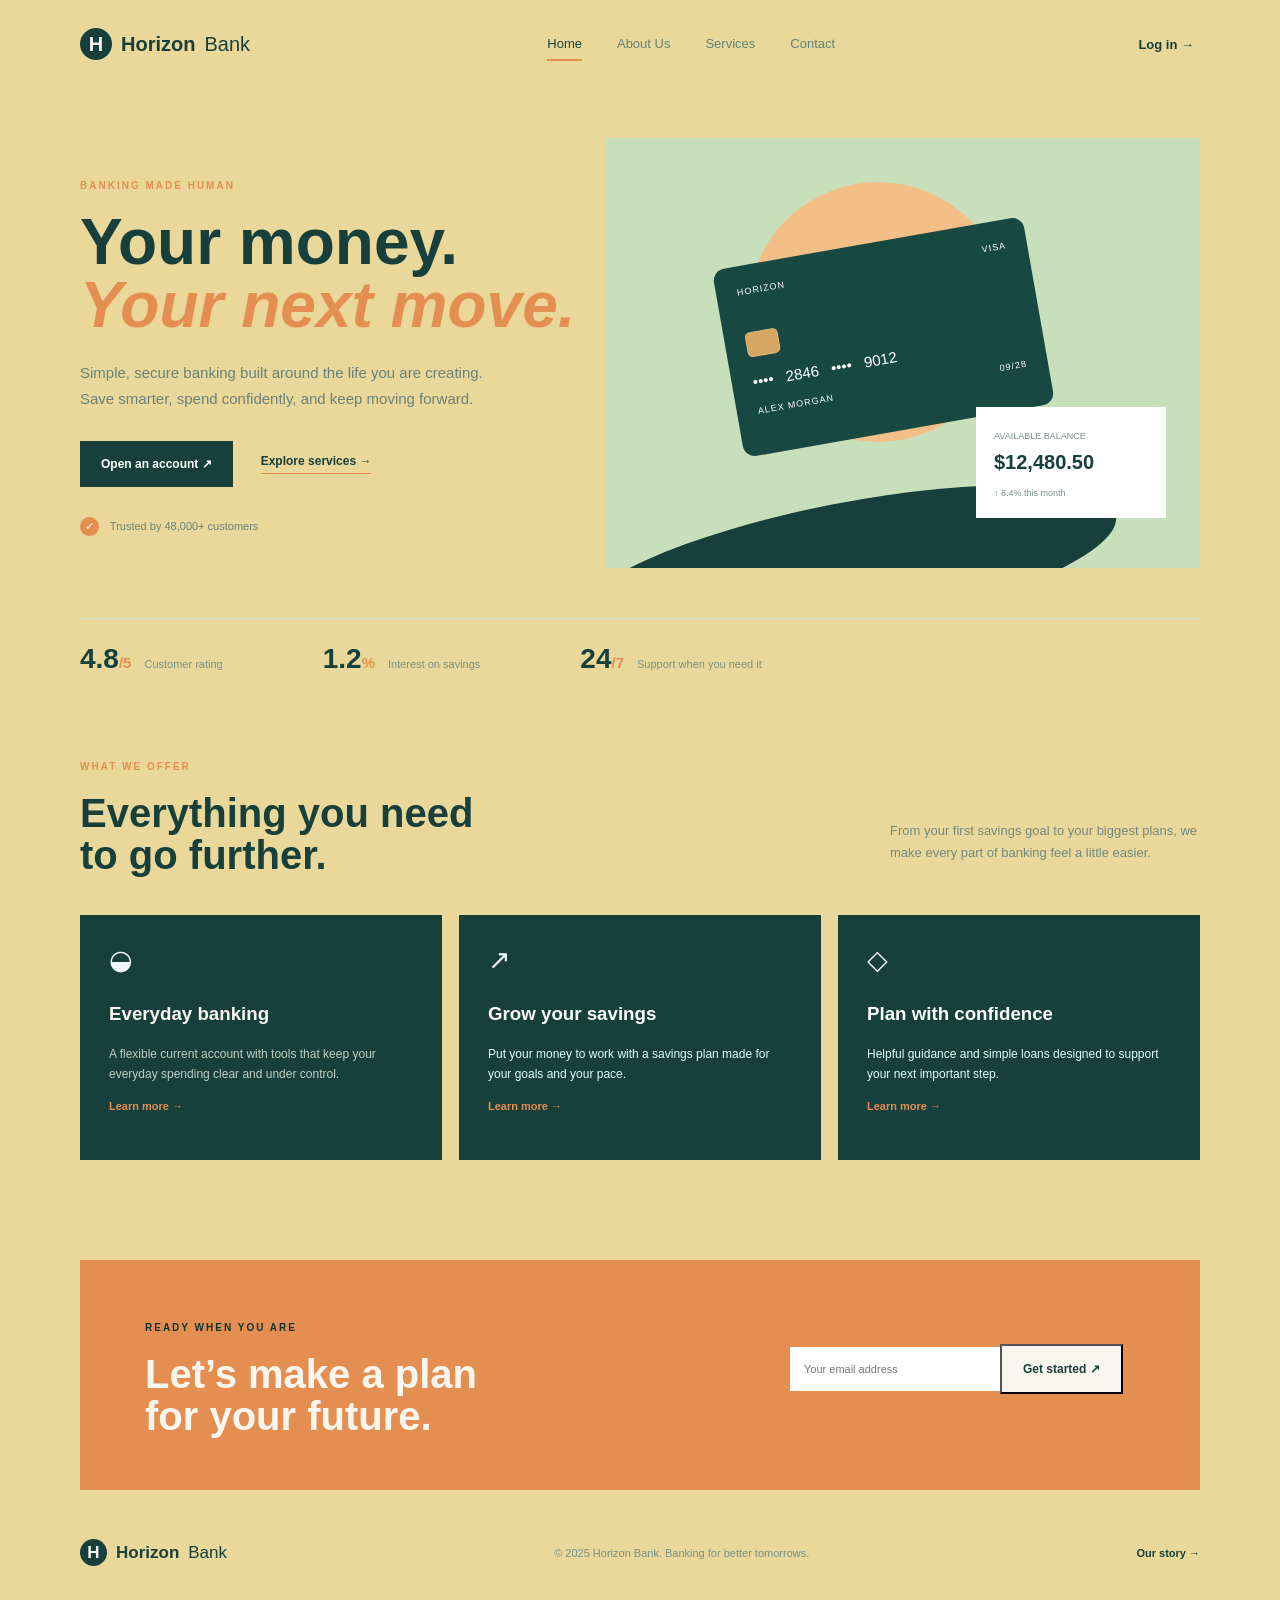
<file: index.html>
<!DOCTYPE html>
<html lang="en">
<head>
    <meta charset="UTF-8">
    <meta name="viewport" content="width=device-width, initial-scale=1.0">
    <title>Horizon Bank | Move Forward</title>
    <link rel="stylesheet" href="home.css">
</head>
<body>
    <header class="site-header">
        <a class="logo" href="index.html"><span class="logo-mark">H</span> Horizon<span>Bank</span></a>
        <nav>
            <a class="active" href="index.html">Home</a>
            <a href="about.html">About Us</a>
            <a href="#services">Services</a>
            <a href="#contact">Contact</a>
        </nav>
        <button class="login-button" id="loginButton">Log in <span>→</span></button>
    </header>

    <main>
        <section class="hero section-width">
            <div class="hero-copy">
                <p class="eyebrow">BANKING MADE HUMAN</p>
                <h1>Your money.<br><em>Your next move.</em></h1>
                <p class="hero-text">Simple, secure banking built around the life you are creating. Save smarter, spend confidently, and keep moving forward.</p>
                <div class="hero-buttons">
                    <a class="primary-button" href="#contact">Open an account <span>↗</span></a>
                    <a class="text-button" href="#services">Explore services <span>→</span></a>
                </div>
                <div class="trust-line"><span class="trust-dot">✓</span> Trusted by 48,000+ customers</div>
            </div>
            <div class="hero-art">
                <div class="sun"></div>
                <div class="hero-card">
                    <div class="card-top"><span>HORIZON</span><span>VISA</span></div>
                    <div class="chip"></div>
                    <div class="card-number">•••• &nbsp; 2846 &nbsp; •••• &nbsp; 9012</div>
                    <div class="card-bottom"><span>ALEX MORGAN</span><span>09/28</span></div>
                </div>
                <div class="balance-box"><small>AVAILABLE BALANCE</small><strong>$12,480.50</strong><span class="balance-change">↑ 8.4% this month</span></div>
                <div class="shape shape-one"></div>
                <div class="shape shape-two"></div>
            </div>
        </section>

        <section class="numbers section-width">
            <div><strong>4.8<span>/5</span></strong><p>Customer rating</p></div>
            <div><strong>1.2<span>%</span></strong><p>Interest on savings</p></div>
            <div><strong>24<span>/7</span></strong><p>Support when you need it</p></div>
        </section>

        <section class="services section-width" id="services">
            <div class="section-heading"><div><p class="eyebrow">WHAT WE OFFER</p><h2>Everything you need<br>to go further.</h2></div><p>From your first savings goal to your biggest plans, we make every part of banking feel a little easier.</p></div>
            <div class="service-grid">
                <article class="service-card featured"><div class="service-icon">◒</div><h3>Everyday banking</h3><p>A flexible current account with tools that keep your everyday spending clear and under control.</p><a href="#contact">Learn more →</a></article>
                <article class="service-card"><div class="service-icon">↗</div><h3 class="hh3">Grow your savings</h3><p>Put your money to work with a savings plan made for your goals and your pace.</p><a href="#contact">Learn more →</a></article>
                <article class="service-card"><div class="service-icon">◇</div><h3 class="hh3">Plan with confidence</h3><p>Helpful guidance and simple loans designed to support your next important step.</p><a href="#contact">Learn more →</a></article>
            </div>
        </section>

        <section class="contact-banner section-width" id="contact">
            <div><p class="eyebrow">READY WHEN YOU ARE</p><h2>Let’s make a plan<br>for your future.</h2></div>
            <form id="contactForm"><input type="email" id="email" placeholder="Your email address" required><button class="primary-button" type="submit">Get started <span>↗</span></button><p id="formMessage"></p></form>
        </section>
    </main>

    <footer class="site-footer"><a class="logo" href="index.html"><span class="logo-mark">H</span> Horizon<span>Bank</span></a><p>© 2025 Horizon Bank. Banking for better tomorrows.</p><a href="about.html">Our story →</a></footer>
    <script src="home.js"></script>
</body>
</html>
</file>
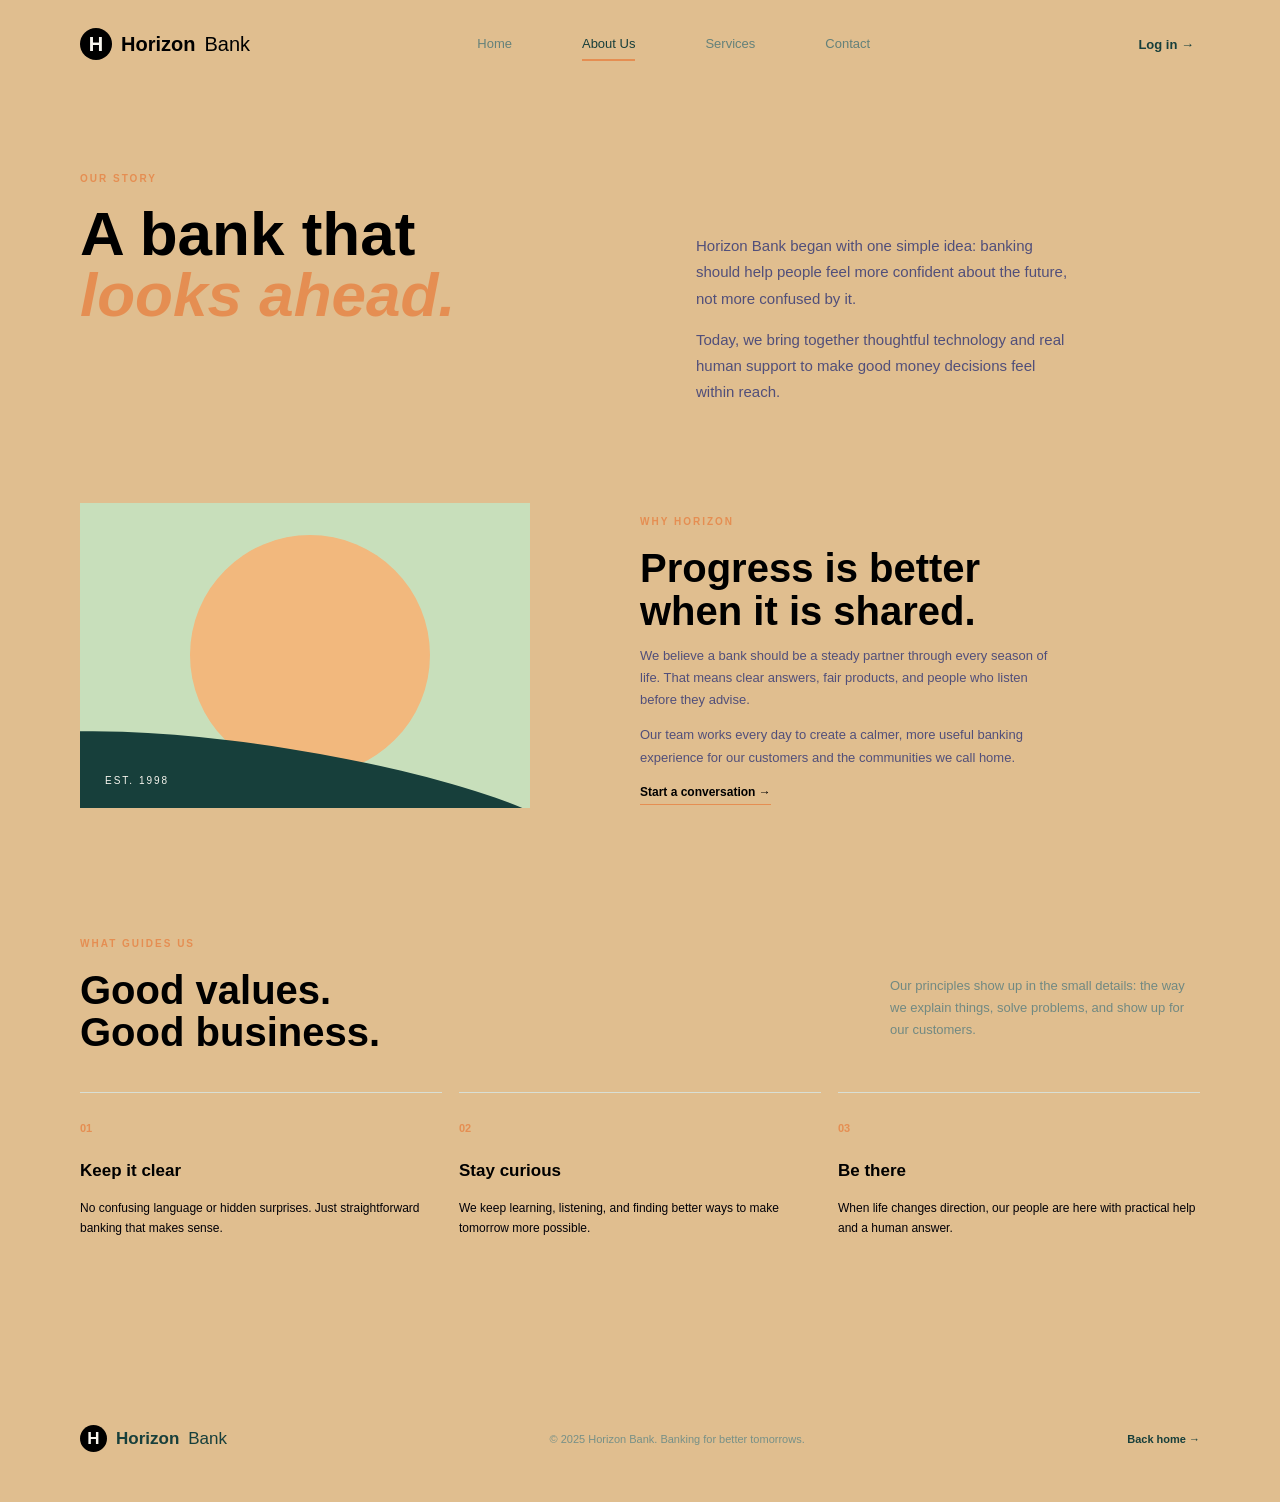
<file: about.html>
<!DOCTYPE html>
<html lang="en">
<head>
    <meta charset="UTF-8">
    <meta name="viewport" content="width=device-width, initial-scale=1.0">
    <title>About Us | Horizon Bank</title>
    <link rel="stylesheet" href="about.css"> 
</head>
<body>
    <header class="site-header">
        <a class="logo" href="index.html"><span class="logo-mark">H</span> Horizon<span>Bank</span></a>
        <nav>
            <a href="index.html">Home</a><br> 
            <a class="active" href="about.html">About Us</a><br> 
            <a href="index.html#services">Services</a><br>
            <a href="index.html#contact">Contact</a><br>
        </nav>
        <button class="login-button" id="loginButton">Log in <span>→</span></button>
    </header>
<main>
        <section class="about-hero section-width">
            <div><p class="eyebrow">OUR STORY</p><h1>A bank that<br><em>looks ahead.</em></h1></div>
            <div class="about-intro"><p>Horizon Bank began with one simple idea: banking should help people feel more confident about the future, not more confused by it.</p><p>Today, we bring together thoughtful technology and real human support to make good money decisions feel within reach.</p></div>
        </section>

        <section class="story-block section-width">
            <div class="story-image"><div class="image-sun"></div><div class="image-line"></div><span>EST. 1998</span></div>
            <div class="story-copy"><p class="eyebrow">WHY HORIZON</p><h2>Progress is better<br>when it is shared.</h2><p id="nice">We believe a bank should be a steady partner through every season of life. That means clear answers, fair products, and people who listen before they advise.</p><p id="nice">Our team works every day to create a calmer, more useful banking experience for our customers and the communities we call home.</p><a class="text-button" href="index.html#contact">Start a conversation <span>→</span></a></div>
        </section>

        <section class="values section-width">
            <div class="section-heading"><div><p class="eyebrow">WHAT GUIDES US</p><h2>Good values.<br>Good business.</h2></div><p>Our principles show up in the small details: the way we explain things, solve problems, and show up for our customers.</p></div>
            <div class="value-grid"><article><span>01</span><h3 id="clear">Keep it clear</h3><p>No confusing language or hidden surprises. Just straightforward banking that makes sense.</p></article><article><span>02</span><h3 id="clear">Stay curious</h3><p>We keep learning, listening, and finding better ways to make tomorrow more possible.</p></article><article><span>03</span><h3 id="clear">Be there</h3><p>When life changes direction, our people are here with practical help and a human answer.</p></article></div>
        </section>
    </main>

    <footer class="site-footer"><a class="logo" href="index.html"><span class="logo-mark">H</span> Horizon<span>Bank</span></a><p>© 2025 Horizon Bank. Banking for better tomorrows.</p><a href="index.html">Back home →</a></footer>
    <script src="about.js"></script>
</body>
</html>
</file>
<file: home.css>
/* Home page styles */

* {
    box-sizing: border-box;
}

html {
    scroll-behavior: smooth;
}

body {
    margin: 0;
    background: #e9d899;
    color: #173f3b;
    font-family: Arial, sans-serif;
}

a {
    color: inherit;
    text-decoration: none;
}

.site-header,
.section-width,
.site-footer {
    width: 1120px;
    margin: auto;
}

.site-header {
    height: 88px;
    display: flex;
    align-items: center;
    justify-content: space-between;
}

.logo {
    display: flex;
    align-items: center;
    gap: 9px;
    font-size: 20px;
    font-weight: bold;
}

.logo-mark {
    display: grid;
    place-items: center;
    width: 32px;
    height: 32px;
    border-radius: 50%;
    background: #173f3b;
    color: #f8f6ef;
}

.logo > span:last-child {
    font-weight: normal;
}

nav {
    display: flex;
    gap: 35px;
    color: #64817a;
    font-size: 13px;
}

nav a {
    padding: 8px 0;
}

nav a:hover,
nav a.active {
    border-bottom: 2px solid #e58e52;
    color: #173f3b;
}

.login-button {
    border: 0;
    background: none;
    color: #173f3b;
    cursor: pointer;
    font-size: 13px;
    font-weight: bold;
}

.hero {
    min-height: 530px;
    display: grid;
    grid-template-columns: 47% 53%;
    align-items: center;
}

.eyebrow {
    margin-bottom: 20px;
    color: #e58e52;
    font-size: 10px;
    font-weight: bold;
    letter-spacing: 2px;
}

h1 {
    margin: 0 0 24px;
    font-size: 64px;
    line-height: 0.98;
}

h1 em {
    color: #e58e52;
}

.hero-text {
    width: 410px;
    color: #66827b;
    font-size: 15px;
    line-height: 1.7;
}

.hero-buttons {
    display: flex;
    gap: 28px;
    align-items: center;
    margin: 30px 0;
}

.primary-button {
    display: inline-block;
    padding: 16px 21px;
    background: #173f3b;
    color: white;
    font-size: 12px;
    font-weight: bold;
}

.primary-button:hover {
    background: #e58e52;
}

.text-button {
    border-bottom: 1px solid #e58e52;
    padding-bottom: 5px;
    font-size: 12px;
    font-weight: bold;
}

.trust-line {
    color: #6a847d;
    font-size: 11px;
}

.trust-dot {
    display: inline-grid;
    place-items: center;
    width: 19px;
    height: 19px;
    margin-right: 8px;
    border-radius: 50%;
    background: #e58e52;
    color: white;
}

.hero-art {
    position: relative;
    height: 430px;
    overflow: hidden;
    background: #c8dfbb;
}

.sun {
    position: absolute;
    top: 44px;
    left: 142px;
    width: 260px;
    height: 260px;
    border-radius: 50%;
    background: #f4bf86;
}

.hero-art:after {
    content: '';
    position: absolute;
    bottom: -65px;
    left: -35px;
    width: 550px;
    height: 130px;
    border-radius: 50%;
    background: #173f3b;
    transform: rotate(-11deg);
}

.hero-card {
    position: absolute;
    z-index: 2;
    top: 104px;
    left: 120px;
    width: 315px;
    height: 190px;
    padding: 21px;
    border-radius: 12px;
    background: #174942;
    color: white;
    transform: rotate(-10deg);
}

.card-top,
.card-bottom {
    display: flex;
    justify-content: space-between;
    font-size: 9px;
    letter-spacing: 1px;
}

.chip {
    width: 33px;
    height: 25px;
    margin-top: 36px;
    border: 1px solid #e8bb7c;
    border-radius: 5px;
    background: #d5a762;
}

.card-number {
    margin: 16px 0;
    font-size: 15px;
}

.balance-box {
    position: absolute;
    z-index: 3;
    right: 34px;
    bottom: 50px;
    width: 190px;
    padding: 18px;
    background: white;
}

.balance-box small,
.balance-change {
    color: #79918a;
    font-size: 9px;
}

.balance-box strong {
    display: block;
    margin: 8px 0;
    font-size: 20px;
}

.numbers {
    display: flex;
    gap: 100px;
    padding: 24px 0 70px;
    border-top: 1px solid #d9dfd4;
}

.numbers div {
    display: flex;
    gap: 13px;
    align-items: baseline;
}

.numbers strong {
    font-size: 28px;
}

.numbers strong span {
    color: #e58e52;
    font-size: 15px;
}

.numbers p {
    color: #79918a;
    font-size: 11px;
}

.services {
    padding-bottom: 100px;
}

.section-heading {
    display: flex;
    justify-content: space-between;
    align-items: end;
    margin-bottom: 38px;
}

.section-heading h2,
.contact-banner h2 {
    margin: 0;
    font-size: 40px;
    line-height: 1.06;
}

.section-heading > p {
    width: 310px;
    color: #718982;
    font-size: 13px;
    line-height: 1.7;
}

.service-grid {
    display: grid;
    grid-template-columns: repeat(3, 1fr);
    gap: 17px;
}

.service-card {
    min-height: 245px;
    padding: 28px;
    border: 1px solid #173f3b;
    background:#173f3b;
}

.service-card.featured {
    background: #173f3b;
    color: #f8f6ef;
}

.service-icon {
    margin-bottom: 27px;
    color: #f3f7ff;
    font-size: 27px;
}

.service-card p {
    color: #e0fff6;
    font-size: 12px;
    line-height: 1.7;
}

.service-card.featured p {
    color: #bdd0c3;
}

.service-card a {
    color: #e58e52;
    font-size: 11px;
    font-weight: bold;
}

.contact-banner {
    display: flex;
    justify-content: space-between;
    align-items: center;
    padding: 52px 65px;
    background: #e58e52;
    color: #f8f6ef;
}

.contact-banner .eyebrow {
    color: #10332f;
}

.contact-banner form {
    width: 345px;
}

.contact-banner input {
    width: 210px;
    padding: 16px 14px;
    border: 0;
    font-size: 11px;
}

.contact-banner .primary-button {
    background: #f8f6ef;
    color: #173f3b;
}

.contact-banner form p {
    font-size: 11px;
}

.site-footer {
    display: flex;
    justify-content: space-between;
    align-items: center;
    padding: 46px 0;
    color: #769087;
    font-size: 11px;
}

.site-footer .logo {
    color: #173f3b;
    font-size: 17px;
}

.site-footer .logo-mark {
    width: 27px;
    height: 27px;
}

.site-footer a:last-child {
    color: #173f3b;
    font-weight: bold;
}
.service-icon:hover{
    cursor:pointer;
}
.hh3{
    color:white;
}
</file>
<file: about.css>
/* About page styles */

* {
    box-sizing: border-box;
}

body {
    margin: 0;
    background: #e0be8f;
    color: #000000;
    font-family: Arial, sans-serif;
}

a {
    color: inherit;
    text-decoration: none;
}

.site-header,
.section-width,
.site-footer {
    width: 1120px;
    margin: auto;
}

.site-header {
    height: 88px;
    display: flex;
    align-items: center;
    justify-content: space-between;
}

.logo {
    display: flex;
    align-items: center;
    gap: 9px;
    font-size: 20px;
    font-weight: bold;
}

.logo-mark {
    display: grid;
    place-items: center;
    width: 32px;
    height: 32px;
    border-radius: 50%;
    background: #000000;
    color: #f8f6ef;
}

.logo > span:last-child {
    font-weight: normal;
}

nav {
    display: flex;
    gap: 35px;
    color: #64817a;
    font-size: 13px;
}

nav a {
    padding: 8px 0;
}

nav a:hover,
nav a.active {
    border-bottom: 2px solid #e58e52;
    color: #173f3b;
}

.login-button {
    border: 0;
    background: none;
    color: #173f3b;
    cursor: pointer;
    font-size: 13px;
    font-weight: bold;
}

.eyebrow {
    margin-bottom: 20px;
    color: #e58e52;
    font-size: 10px;
    font-weight: bold;
    letter-spacing: 2px;
}

h1 {
    margin: 0;
    font-size: 62px;
    line-height: 0.98;
}

h1 em {
    color: #e58e52;
}

h2 {
    margin: 0;
    font-size: 40px;
    line-height: 1.06;
}

.about-hero {
    min-height: 360px;
    padding-top: 75px;
    display: grid;
    grid-template-columns: 55% 45%;
}

.about-intro {
    width: 375px;
    padding-top: 55px;
    color: #514f7a;
    font-size: 15px;
    line-height: 1.75;
}

.story-block {
    display: grid;
    grid-template-columns: 50% 50%;
    align-items: center;
    padding: 55px 0 120px;
}

.story-image {
    position: relative;
    width: 450px;
    height: 305px;
    overflow: hidden;
    background: #c8dfbb;
}

.image-sun {
    position: absolute;
    top: 32px;
    left: 110px;
    width: 240px;
    height: 240px;
    border-radius: 50%;
    background: #f2b87d;
}

.image-line {
    position: absolute;
    bottom: -50px;
    left: -100px;
    width: 600px;
    height: 110px;
    border-radius: 50%;
    background: #173f3b;
    transform: rotate(9deg);
}

.story-image span {
    position: absolute;
    bottom: 22px;
    left: 25px;
    color: #f8f6ef;
    font-size: 10px;
    letter-spacing: 2px;
}

.story-copy {
    width: 425px;
}

.story-copy p:not(.eyebrow) {
    color: #728a83;
    font-size: 13px;
    line-height: 1.7;
}

.text-button {
    display: inline-block;
    border-bottom: 1px solid #e58e52;
    padding-bottom: 5px;
    font-size: 12px;
    font-weight: bold;
}

.values {
    padding-bottom: 100px;
}

.section-heading {
    display: flex;
    justify-content: space-between;
    align-items: end;
    margin-bottom: 38px;
}

.section-heading > p {
    width: 310px;
    color: #718982;
    font-size: 13px;
    line-height: 1.7;
}

.value-grid {
    display: grid;
    grid-template-columns: repeat(3, 1fr);
    gap: 17px;
}

.value-grid article {
    padding: 25px 0;
    border-top: 1px solid #d9dfd4;
}

.value-grid span {
    color: #e58e52;
    font-size: 11px;
    font-weight: bold;
}

.value-grid h3 {
    margin-top: 25px;
    font-size: 17px;
}

.value-grid p {
    color: #020007;
    font-size: 12px;
    line-height: 1.7;
}

.site-footer {
    display: flex;
    justify-content: space-between;
    align-items: center;
    padding: 46px 0;
    color: #769087;
    font-size: 11px;
}

.site-footer .logo {
    color: #173f3b;
    font-size: 17px;
}

.site-footer .logo-mark {
    width: 27px;
    height: 27px;
}

.site-footer a:last-child {
    color: #173f3b;
    font-weight: bold;
}
#nice{
    color:#514f7a;
}
</file>
